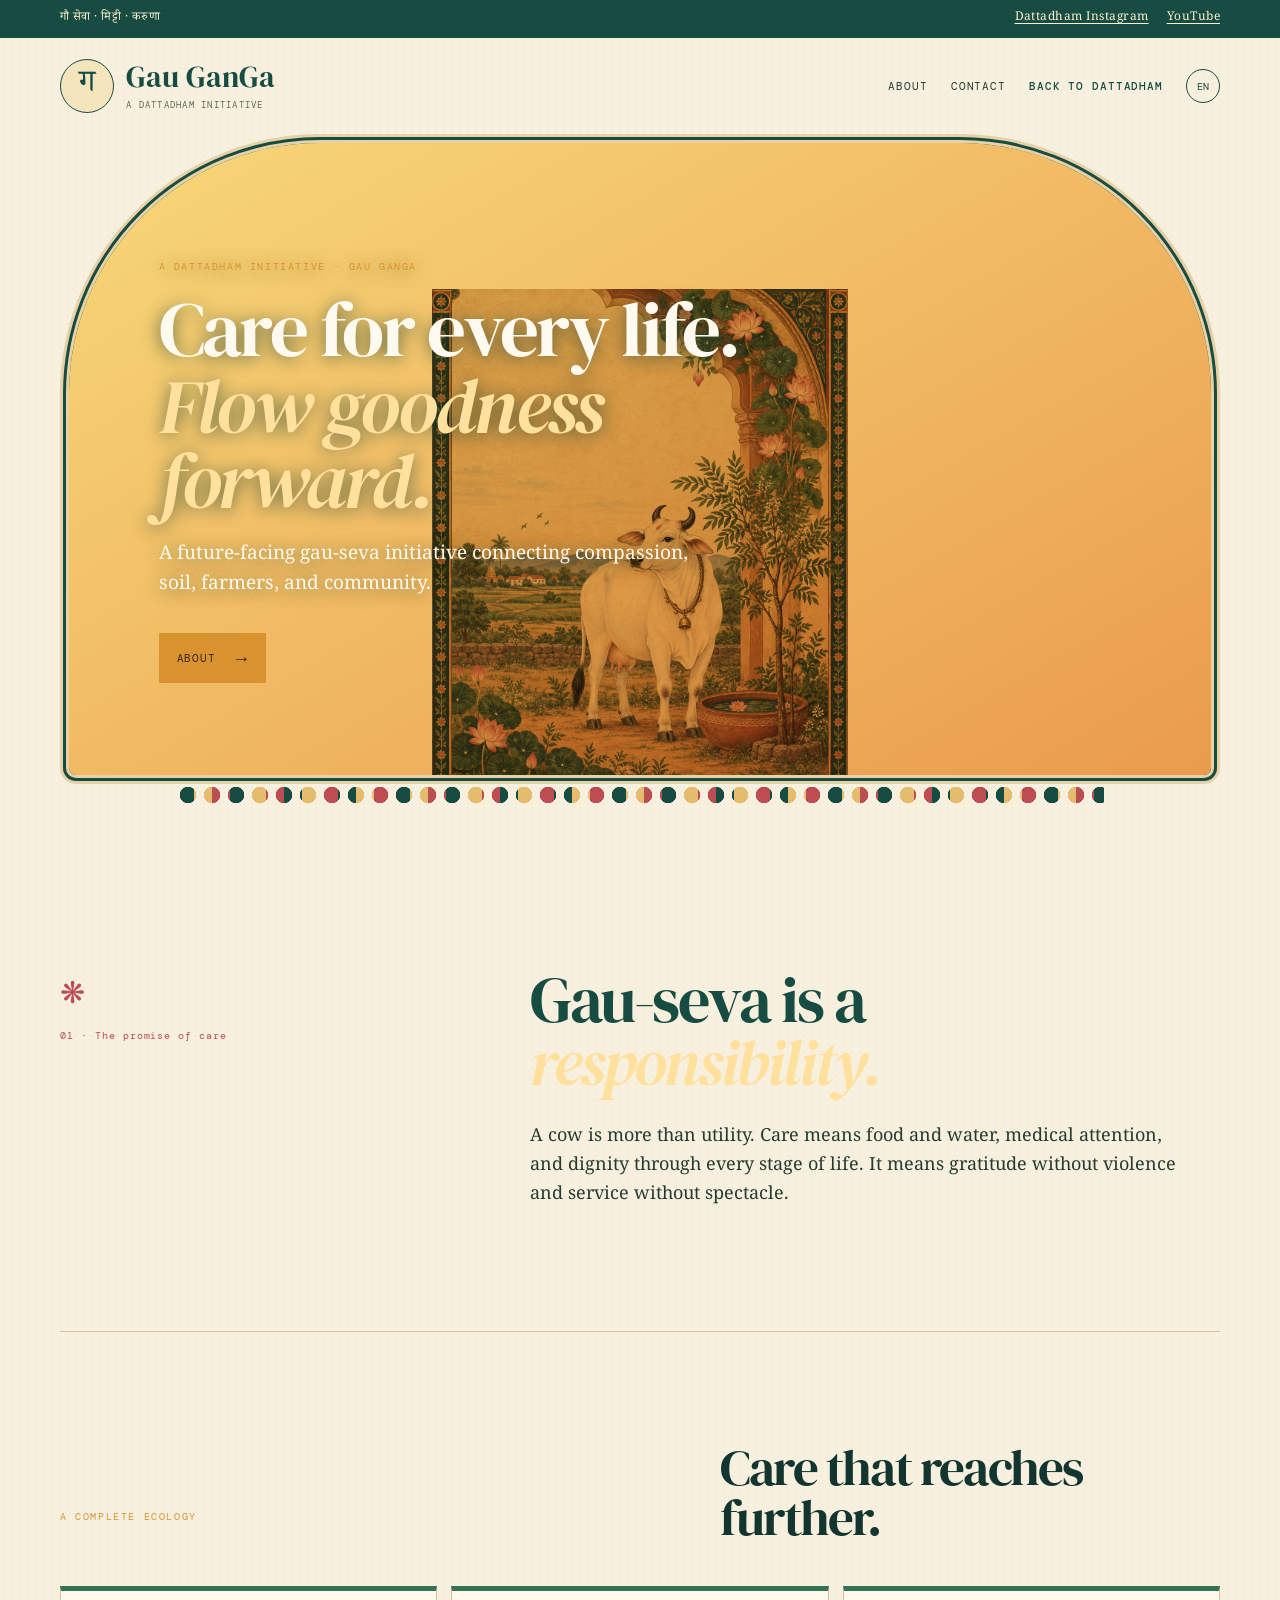
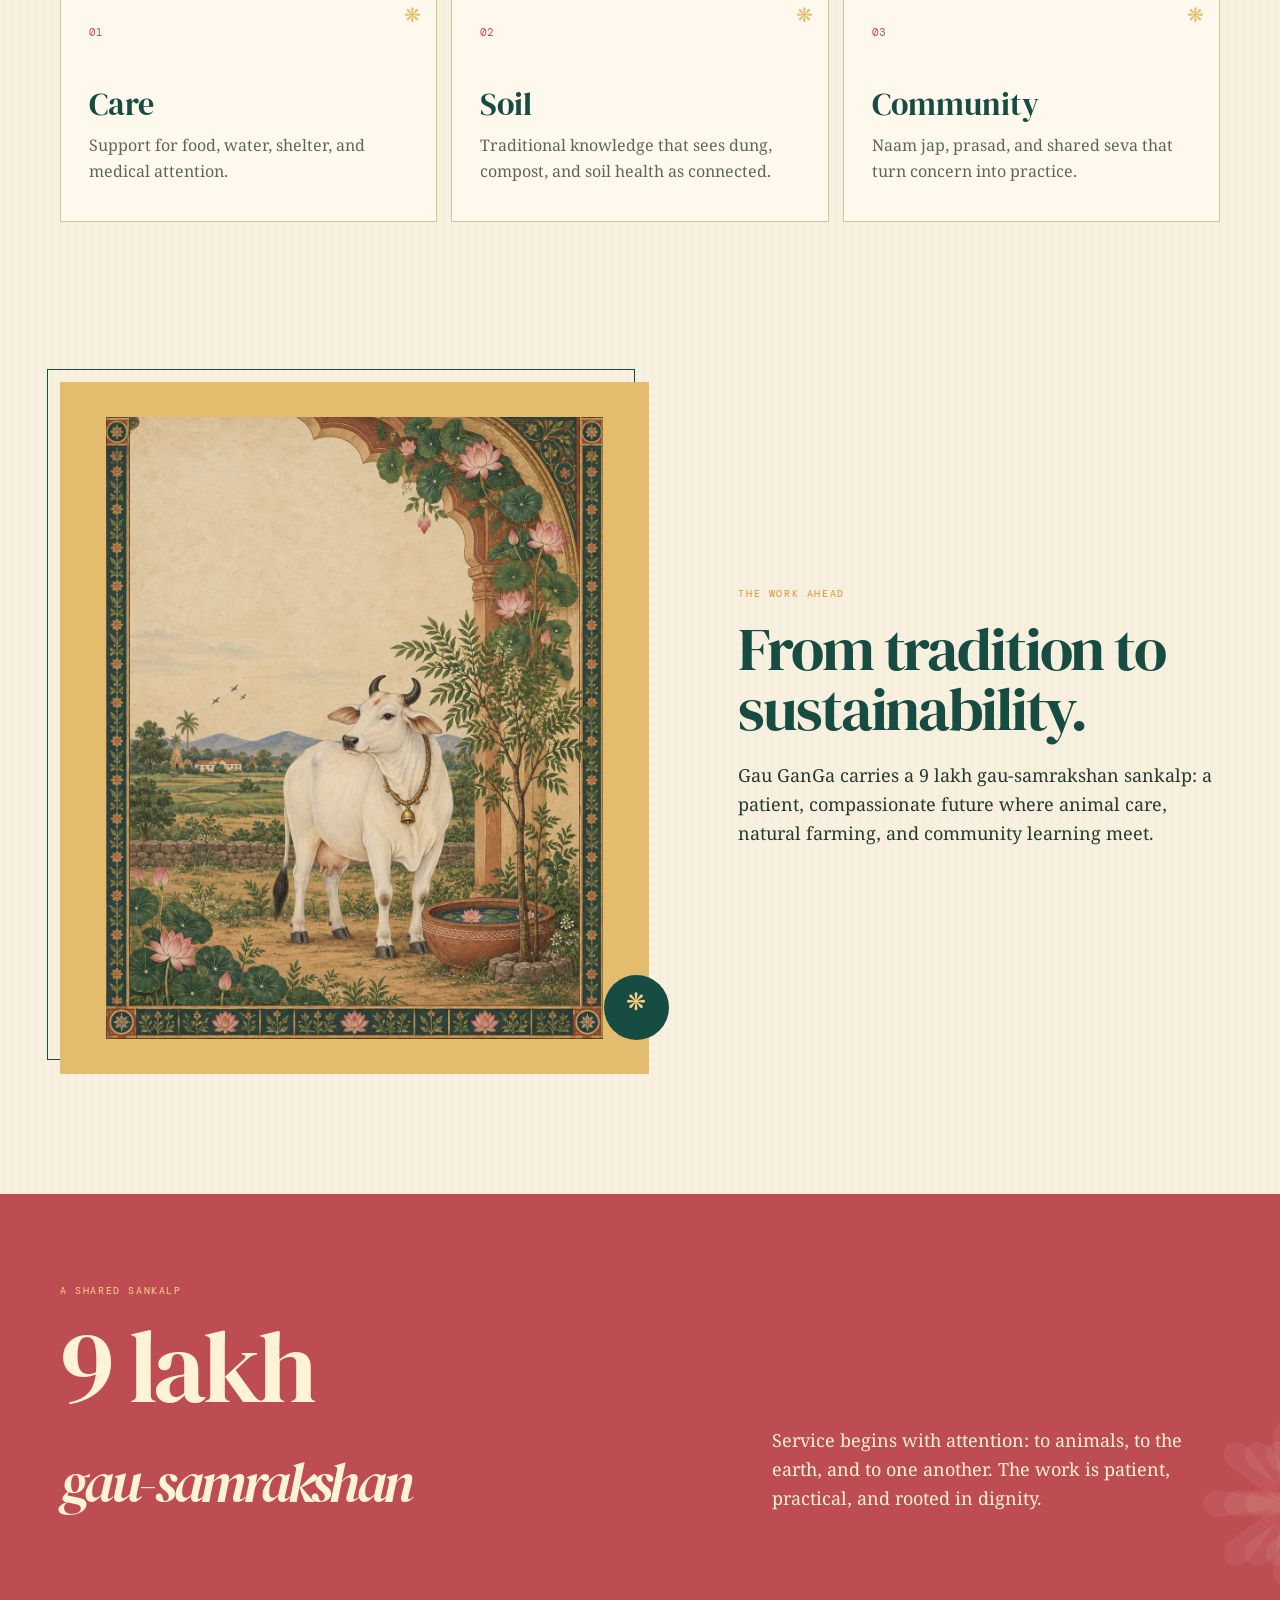
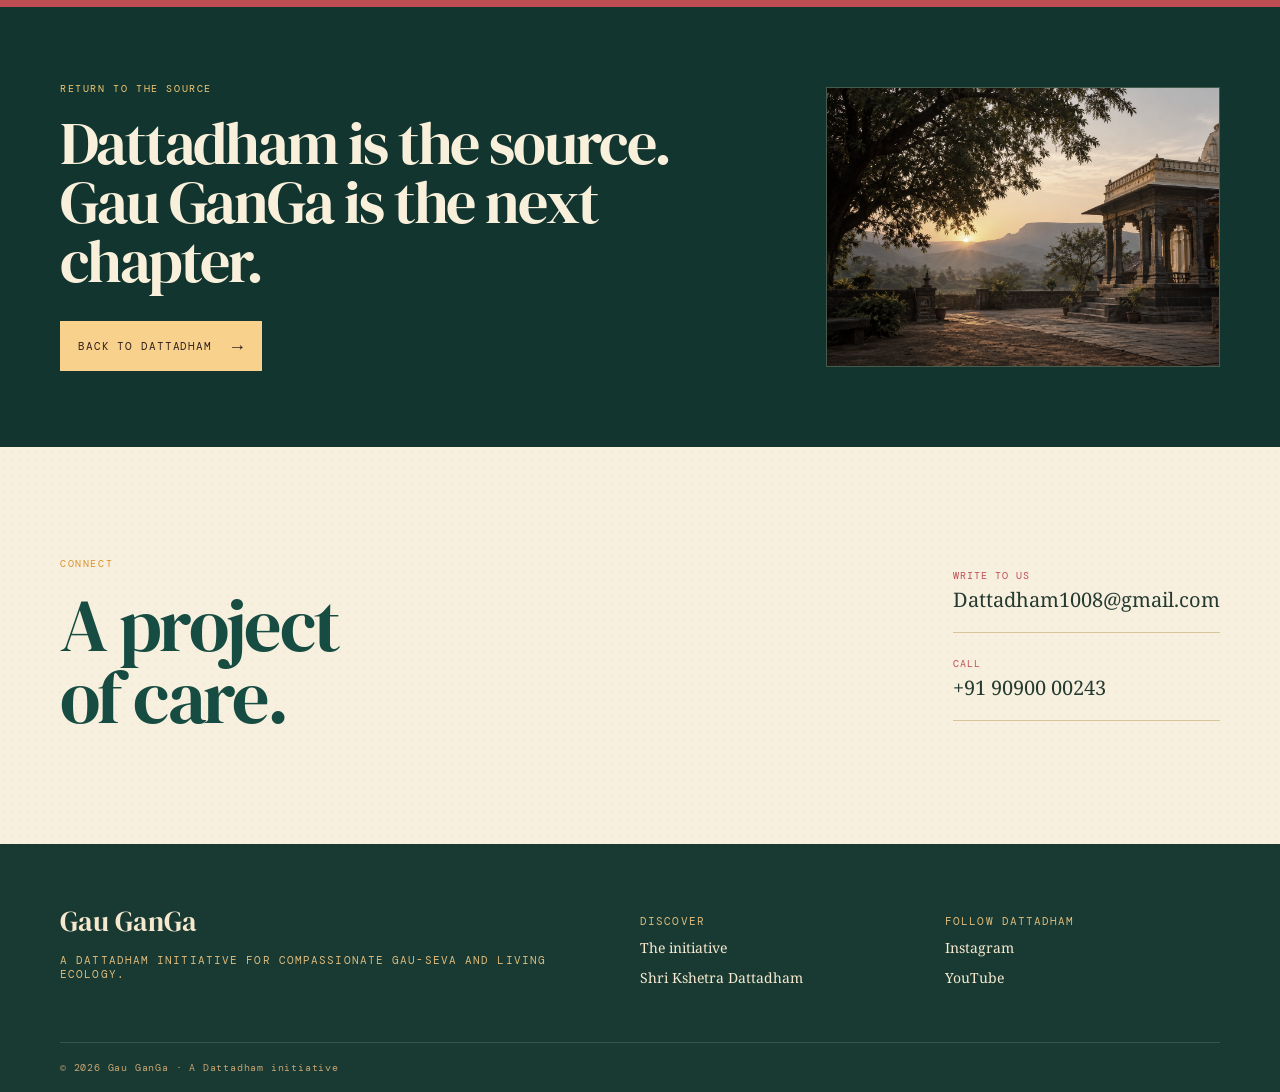
<file: index.html>
<!doctype html>
<html lang="en"><head>
<meta charset="utf-8"><meta name="viewport" content="width=device-width,initial-scale=1">
<meta name="description" content="Gau GanGa — a Dattadham initiative for compassionate gau-seva, soil health, and community practice."><meta name="theme-color" content="#174c43">
<link rel="canonical" href="https://gauganga.org/"><meta property="og:title" content="Gau GanGa | A Dattadham Initiative"><meta property="og:description" content="Care for every life. Flow goodness forward."><meta property="og:image" content="https://gauganga.org/assets/gauganga-illustration-original.png"><meta property="og:type" content="website">
<title>Gau GanGa | A Dattadham Initiative</title><link rel="stylesheet" href="/site.css"><script defer src="/site.js"></script>
</head><body class="site-gauganga" data-site="gau">
<a class="skip" href="#main">Skip to content</a>
<div class="mantra"><div class="shell"><span>गौ सेवा · मिट्टी · करुणा</span><span><a href="https://www.instagram.com/dattadham_official/">Dattadham Instagram</a><a href="https://www.youtube.com/@श्रीक्षेत्रदत्तधामपीठ">YouTube</a></span></div></div>
<header class="shell nav"><a class="brand" href="/"><span class="brand-mark">ग</span><span>Gau GanGa<small>A Dattadham initiative</small></span></a><nav aria-label="Main navigation"><a href="#about" data-k="about">About</a><a href="#contact" data-k="contact">Contact</a><a class="project-link" href="https://www.dattadham.in" data-k="back">Back to Dattadham</a><button class="lang" type="button" aria-label="Change language">EN</button></nav></header>
<main id="main">
<section class="hero shell"><div class="hero-arch"><div class="cow-art"><img src="/assets/gauganga-illustration-original.png" alt="Original Gau GanGa artwork of a cared-for cow in a living landscape" fetchpriority="high"></div><div class="hero-copy"><p class="eyebrow" data-k="eyebrow">A Dattadham initiative · Gau GanGa</p><h1 data-k="title">Care for every life. <em>Flow goodness forward.</em></h1><p class="lede" data-k="lead">A future-facing gau-seva initiative connecting compassion, soil, farmers, and community.</p><a class="button" href="#about" data-k="about">About <span>→</span></a></div></div><div class="blockprint-band" aria-hidden="true"></div></section>
<section class="shell opening" id="about"><div class="chapter-mark"><span>❋</span><small>01 · The promise of care</small></div><div><h2 data-k="story-title">Gau-seva is a <em>responsibility.</em></h2><p data-k="story">A cow is more than utility. Care means food and water, medical attention, and dignity through every stage of life. It means gratitude without violence and service without spectacle.</p></div></section>
<section class="shell practice"><div class="section-heading"><p class="eyebrow">A complete ecology</p><h2>Care that reaches further.</h2></div><div class="pillars"><article data-pillar><b>01</b><h3>Care</h3><p>Food, water, shelter, and medical attention.</p></article><article data-pillar><b>02</b><h3>Soil</h3><p>Traditional knowledge for soil health.</p></article><article data-pillar><b>03</b><h3>Community</h3><p>Seva that turns concern into practice.</p></article></div></section>
<section class="shell feature"><div class="feature-photo"><img src="/assets/gauganga-illustration-original.png" loading="lazy" alt="Original Gau GanGa artwork framed by traditional Indian motifs"><span class="lotus-stamp">❋</span></div><div class="feature-copy"><p class="eyebrow">The work ahead</p><h2 data-k="feature-title">From tradition to sustainability.</h2><p data-k="feature">Gau GanGa carries a 9 lakh gau-samrakshan sankalp: a patient, compassionate future where animal care, natural farming, and community learning meet.</p></div></section>
<section class="sankalp"><div class="shell"><p class="eyebrow">A shared sankalp</p><div class="sankalp-grid"><h2>9 lakh<br><em>gau-samrakshan</em></h2><p>Service begins with attention: to animals, to the earth, and to one another. The work is patient, practical, and rooted in dignity.</p></div></div></section>
<section class="dattadham-callout"><div class="shell callout-grid"><div><p class="eyebrow">Return to the source</p><h2 data-k="bridge-title">Dattadham is the source. Gau GanGa is the next chapter.</h2><a class="button light" href="https://www.dattadham.in" data-k="back">Back to Dattadham <span>→</span></a></div><img src="/assets/dattadham-heritage-original.png" loading="lazy" alt="Original Dattadham-inspired heritage courtyard image"></div></section>
<section class="shell contact" id="contact"><div><p class="eyebrow">Connect</p><h2>A project<br>of care.</h2></div><div class="contact-links"><a href="mailto:Dattadham1008@gmail.com"><small data-k="email">Write to us</small>Dattadham1008@gmail.com</a><a href="tel:+919090000243"><small>Call</small>+91 90900 00243</a></div></section>
</main>
<footer><div class="shell footer-grid"><div><a class="footer-brand" href="/">Gau GanGa</a><p>A Dattadham initiative for compassionate gau-seva and living ecology.</p></div><div><p>Discover</p><a href="#about">The initiative</a><a href="https://www.dattadham.in">Shri Kshetra Dattadham</a></div><div><p>Follow Dattadham</p><a href="https://www.instagram.com/dattadham_official/">Instagram</a><a href="https://www.youtube.com/@श्रीक्षेत्रदत्तधामपीठ">YouTube</a></div></div><div class="shell copyright">© <span data-year></span> Gau GanGa · A Dattadham initiative</div></footer>
</body></html>
</file>
<file: site.css>
@import url('https://fonts.googleapis.com/css2?family=DM+Mono:wght@400;500&family=DM+Serif+Display:ital@0;1&family=Noto+Serif+Devanagari:wght@400;500;600&display=swap');
:root{--ink:#253b31;--green:#174c43;--deep:#12352f;--leaf:#357359;--saffron:#d9922e;--gold:#e3bd6d;--paper:#f8f0df;--rose:#bd4c53;--line:#d7c49c;--muted:#5c6856}*{box-sizing:border-box}html{scroll-behavior:smooth}body{margin:0;background:var(--paper);color:var(--ink);font:16px/1.6 "Noto Serif Devanagari",Georgia,serif;background-image:radial-gradient(#be9d6514 1px,transparent 1px);background-size:8px 8px}.shell{width:min(1160px,calc(100% - 48px));margin:auto}a{color:inherit;text-decoration:none}.skip{position:fixed;left:12px;top:-48px;background:#fff;color:#000;padding:9px;z-index:20}.skip:focus{top:12px}.mantra{background:var(--green);color:#fff1ce;font-size:12px;letter-spacing:.04em}.mantra .shell{min-height:38px;display:flex;align-items:center;justify-content:space-between;gap:16px}.mantra span:last-child{display:flex;gap:18px}.mantra a{text-decoration:underline;text-underline-offset:3px}.nav{min-height:96px;display:flex;justify-content:space-between;align-items:center;gap:24px}.brand{display:flex;align-items:center;gap:12px;font:30px/1 "DM Serif Display",serif;color:var(--green)}.brand-mark{height:54px;width:54px;display:grid;place-items:center;border:1px solid var(--green);border-radius:50%;font:31px "Noto Serif Devanagari",serif;color:var(--green);background:#f5e5bd}.brand small{display:block;font:9px "DM Mono",monospace;letter-spacing:.14em;text-transform:uppercase;margin-top:7px;color:var(--muted)}nav{display:flex;align-items:center;gap:23px;font:11px "DM Mono",monospace;letter-spacing:.08em;text-transform:uppercase}nav a{padding-block:7px;border-bottom:1px solid transparent}nav a:hover,nav a:focus-visible{border-color:var(--green)}.project-link{color:var(--green);font-weight:500}.lang{border:1px solid var(--green);border-radius:50%;width:34px;height:34px;background:transparent;color:var(--green);font:10px "DM Mono",monospace}.hero{padding-bottom:72px}.hero-arch{min-height:650px;position:relative;overflow:hidden;border-radius:260px 260px 16px 16px;border:9px double #e7d1a6;background:var(--green);isolation:isolate}.hero-arch:before{content:"";position:absolute;inset:15px;background:radial-gradient(ellipse at 50% 22%,#ffffff18,transparent 50%),repeating-linear-gradient(90deg,transparent 0 36px,#f0cf8822 37px 38px);border-radius:240px 240px 8px 8px}.cow-art{position:absolute;inset:0;display:grid;place-items:center;background:linear-gradient(150deg,#f7d878,#ea9b4e)}.cow-art img{width:min(72%,650px);height:min(82%,520px);object-fit:contain;filter:saturate(.8) contrast(1.05);mix-blend-mode:multiply}.hero-copy{position:absolute;left:clamp(28px,7vw,90px);bottom:clamp(40px,8vw,92px);width:min(630px,80%);z-index:1;color:#fffaf0;text-shadow:0 2px 18px #173d32aa}.eyebrow{font:10px/1.4 "DM Mono",monospace;letter-spacing:.16em;text-transform:uppercase;color:var(--saffron);margin:0 0 18px}.hero h1,.opening h2,.section-heading h2,.feature h2,.dattadham-callout h2,.contact h2,.sankalp h2{font:clamp(43px,6vw,82px)/.98 "DM Serif Display","Noto Serif Devanagari",serif;letter-spacing:-.035em;margin:0}.hero h1 em,.opening h2 em{font-weight:400;color:#ffe09c}.lede{font-size:19px;line-height:1.55;margin:24px 0 32px;max-width:560px}.button{display:inline-flex;align-items:center;gap:20px;background:var(--saffron);color:#30271b;padding:13px 18px;font:11px "DM Mono",monospace;letter-spacing:.08em;text-transform:uppercase;text-shadow:none}.button span{font-size:18px}.blockprint-band{height:24px;margin:-1px 10% 0;background:repeating-linear-gradient(90deg,var(--green) 0 18px,var(--gold) 18px 36px,var(--rose) 36px 54px);mask:radial-gradient(circle at 12px 12px,#000 8px,transparent 8.5px) 0 0/24px 24px}.opening{padding:90px 0 120px;display:grid;grid-template-columns:.8fr 1.5fr;gap:8vw;border-bottom:1px solid var(--line)}.chapter-mark{font-family:"DM Mono",monospace;color:var(--rose);font-size:12px;letter-spacing:.08em}.chapter-mark span{display:block;font-size:30px;margin-bottom:9px}.opening h2{font-size:clamp(42px,5vw,68px);max-width:730px;color:var(--green)}.opening>div:last-child>p{max-width:650px;margin:30px 0 0;font-size:18px}.practice{padding:110px 0}.section-heading{display:flex;align-items:end;justify-content:space-between;gap:20px;margin-bottom:44px}.section-heading h2{font-size:clamp(34px,4vw,54px);color:var(--deep);max-width:500px}.pillars{display:grid;grid-template-columns:repeat(3,1fr);gap:14px}.pillars article{background:#fff9ed;padding:30px 28px 34px;border:1px solid var(--line);border-top:5px solid var(--leaf);position:relative}.pillars article:before{content:"❋";position:absolute;top:12px;right:15px;color:var(--gold);font-size:20px}.pillars b{font:11px "DM Mono",monospace;color:var(--rose)}.pillars h3{font:32px/1.1 "DM Serif Display","Noto Serif Devanagari",serif;margin:40px 0 14px;color:var(--green)}.pillars p{margin:0;color:var(--muted)}.feature{display:grid;grid-template-columns:1.1fr .9fr;gap:clamp(32px,7vw,92px);align-items:center;padding:50px 0 120px}.feature-photo{position:relative;background:var(--gold)}.feature-photo img{display:block;width:100%;aspect-ratio:4/4.7;object-fit:contain;padding:35px;filter:saturate(.85)}.feature-photo:before{content:"";position:absolute;inset:-13px 14px 14px -13px;border:1px solid var(--green);z-index:-1}.lotus-stamp{position:absolute;right:-20px;bottom:34px;width:65px;height:65px;display:grid;place-items:center;border-radius:50%;background:var(--green);color:#f8d186;font-size:24px}.feature-copy h2{font-size:clamp(40px,4.8vw,64px);color:var(--green)}.feature-copy>p:last-child{font-size:18px;margin-top:26px}.sankalp{background:var(--rose);color:#fff3d7;padding:90px 0;position:relative;overflow:hidden}.sankalp:before{content:"❋  ❋  ❋";position:absolute;right:-30px;bottom:-120px;font-size:220px;color:#fff4d512;letter-spacing:-.5em}.sankalp .eyebrow{color:#ffd988}.sankalp-grid{display:grid;grid-template-columns:1.2fr .8fr;align-items:end;gap:40px}.sankalp h2{font-size:clamp(56px,8vw,112px)}.sankalp h2 em{font-size:.55em;font-weight:400}.sankalp-grid p{font-size:18px;margin:0}.dattadham-callout{background:var(--deep);color:#f9f0dc;overflow:hidden}.callout-grid{min-height:440px;display:grid;grid-template-columns:1fr .55fr;align-items:center;gap:50px}.dattadham-callout h2{font-size:clamp(40px,4.7vw,66px);max-width:650px}.dattadham-callout .eyebrow{color:#f4c873}.dattadham-callout img{width:100%;height:280px;object-fit:cover;filter:saturate(.6);border:1px solid #f2cf893d}.button.light{background:#f8d18c;color:#33201d;margin-top:30px}.contact{display:flex;justify-content:space-between;gap:40px;padding:110px 0}.contact h2{font-size:clamp(48px,6vw,74px);color:var(--green)}.contact-links{display:grid;gap:24px;align-content:center;font-size:20px}.contact-links a{border-bottom:1px solid var(--line);padding-bottom:12px}.contact-links small{display:block;font:10px "DM Mono",monospace;letter-spacing:.1em;text-transform:uppercase;color:var(--rose);margin-bottom:6px}footer{background:#183a32;color:#f5e8cf;padding:58px 0 18px}.footer-grid{display:grid;grid-template-columns:2fr 1fr 1fr;gap:30px}.footer-brand{font:28px "DM Serif Display",serif}.footer-grid p{font:11px "DM Mono",monospace;letter-spacing:.1em;text-transform:uppercase;color:#ddba7c;margin:12px 0}.footer-grid div:not(:first-child) a{display:block;margin:8px 0;font-size:14px}.copyright{font:10px "DM Mono",monospace;letter-spacing:.08em;color:#c8a474;border-top:1px solid #ffffff22;padding-top:18px;margin-top:42px}@media(max-width:760px){.shell{width:min(100% - 32px,1160px)}.mantra .shell{font-size:10px}.mantra span:last-child{display:none}.nav{min-height:76px}.brand{font-size:25px}.brand-mark{height:43px;width:43px;font-size:25px}nav{gap:10px;font-size:9px}nav a:not(.project-link){display:none}.hero{padding-bottom:45px}.hero-arch{min-height:560px;border-radius:150px 150px 12px 12px;border-width:6px}.hero-copy{left:27px;bottom:42px}.hero h1{font-size:49px}.lede{font-size:16px}.cow-art{align-items:start;padding-top:42px}.cow-art img{width:100%;height:55%;}.opening{grid-template-columns:1fr;gap:24px;padding:65px 0 80px}.opening>div:last-child>p{font-size:16px}.section-heading{display:block}.section-heading h2{font-size:42px}.pillars{grid-template-columns:1fr}.pillars article{padding:23px}.pillars h3{margin:24px 0 10px}.practice{padding:75px 0}.feature{grid-template-columns:1fr;padding-bottom:75px}.feature-copy h2{font-size:49px}.sankalp{padding:70px 0}.sankalp-grid{grid-template-columns:1fr}.callout-grid{grid-template-columns:1fr;min-height:auto;padding:72px 0 40px;gap:20px}.contact{display:grid;padding:75px 0}.footer-grid{grid-template-columns:1fr;gap:20px}}
</file>
